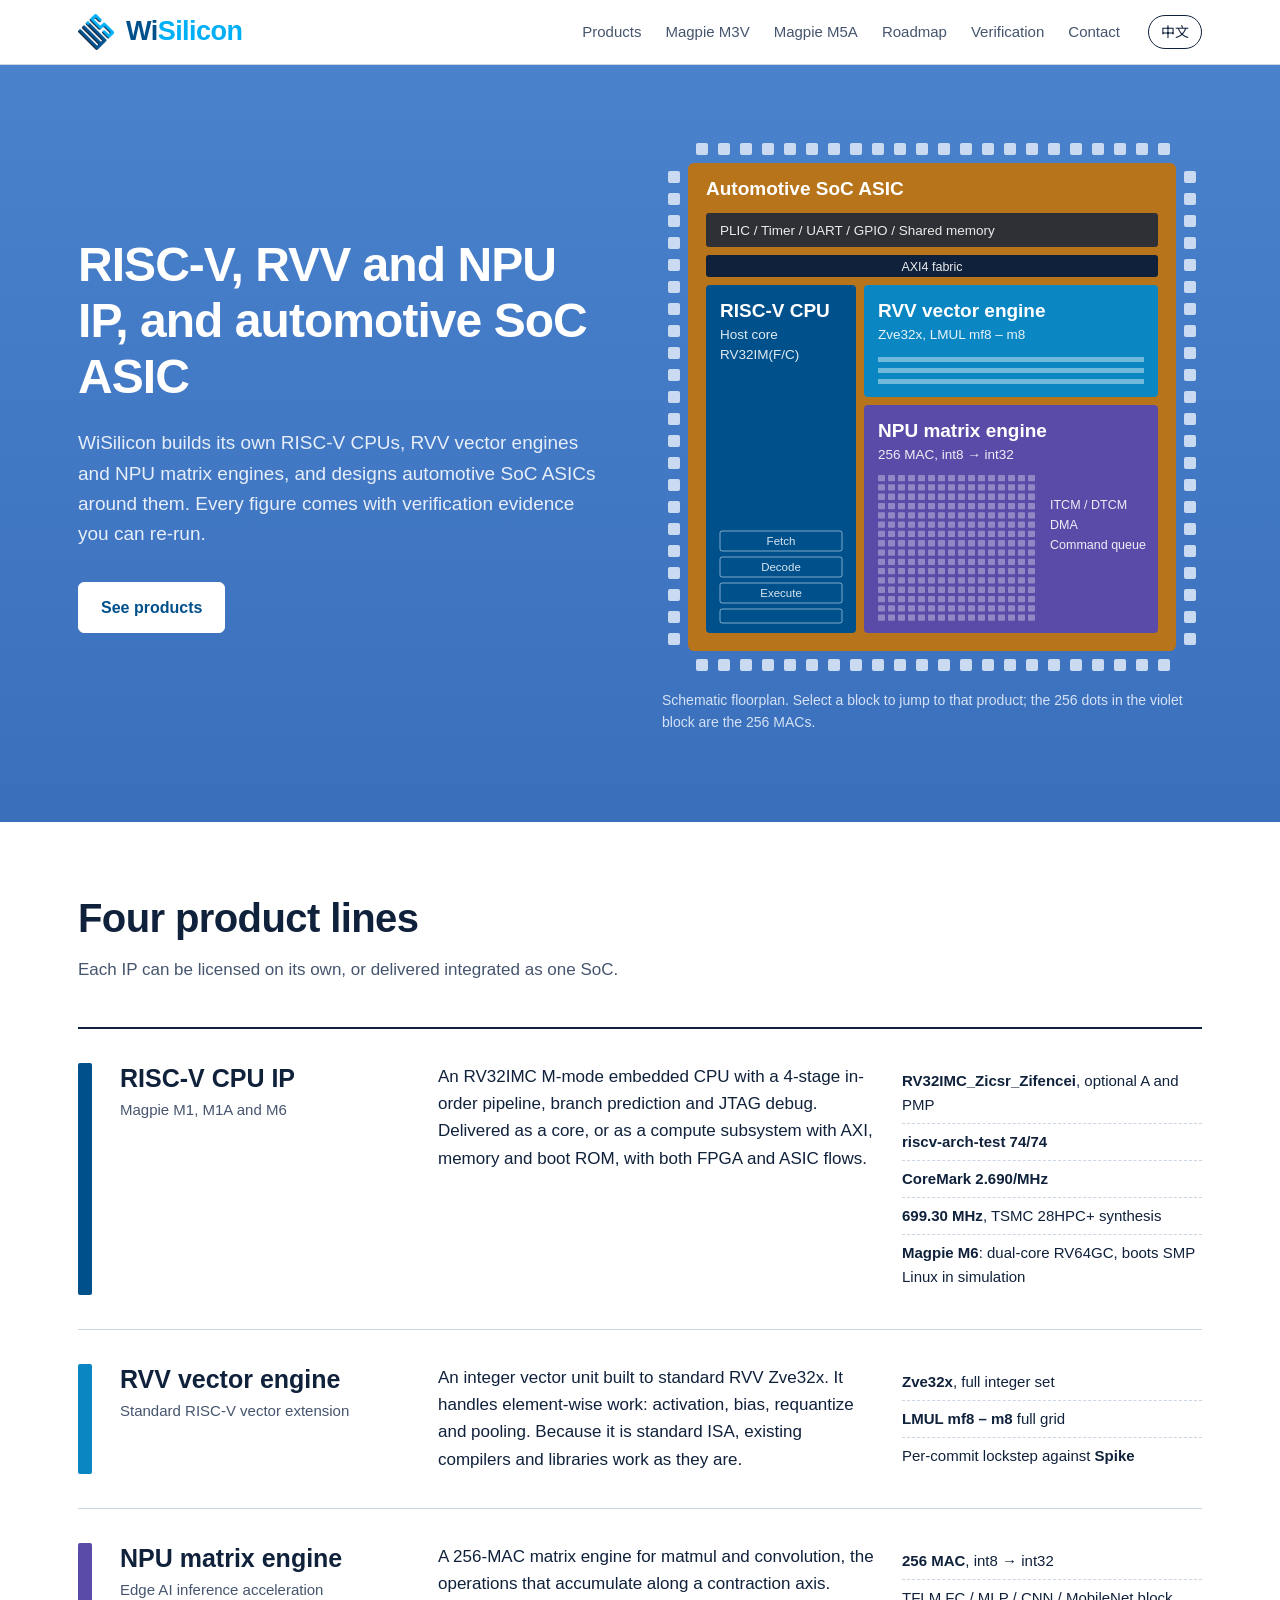
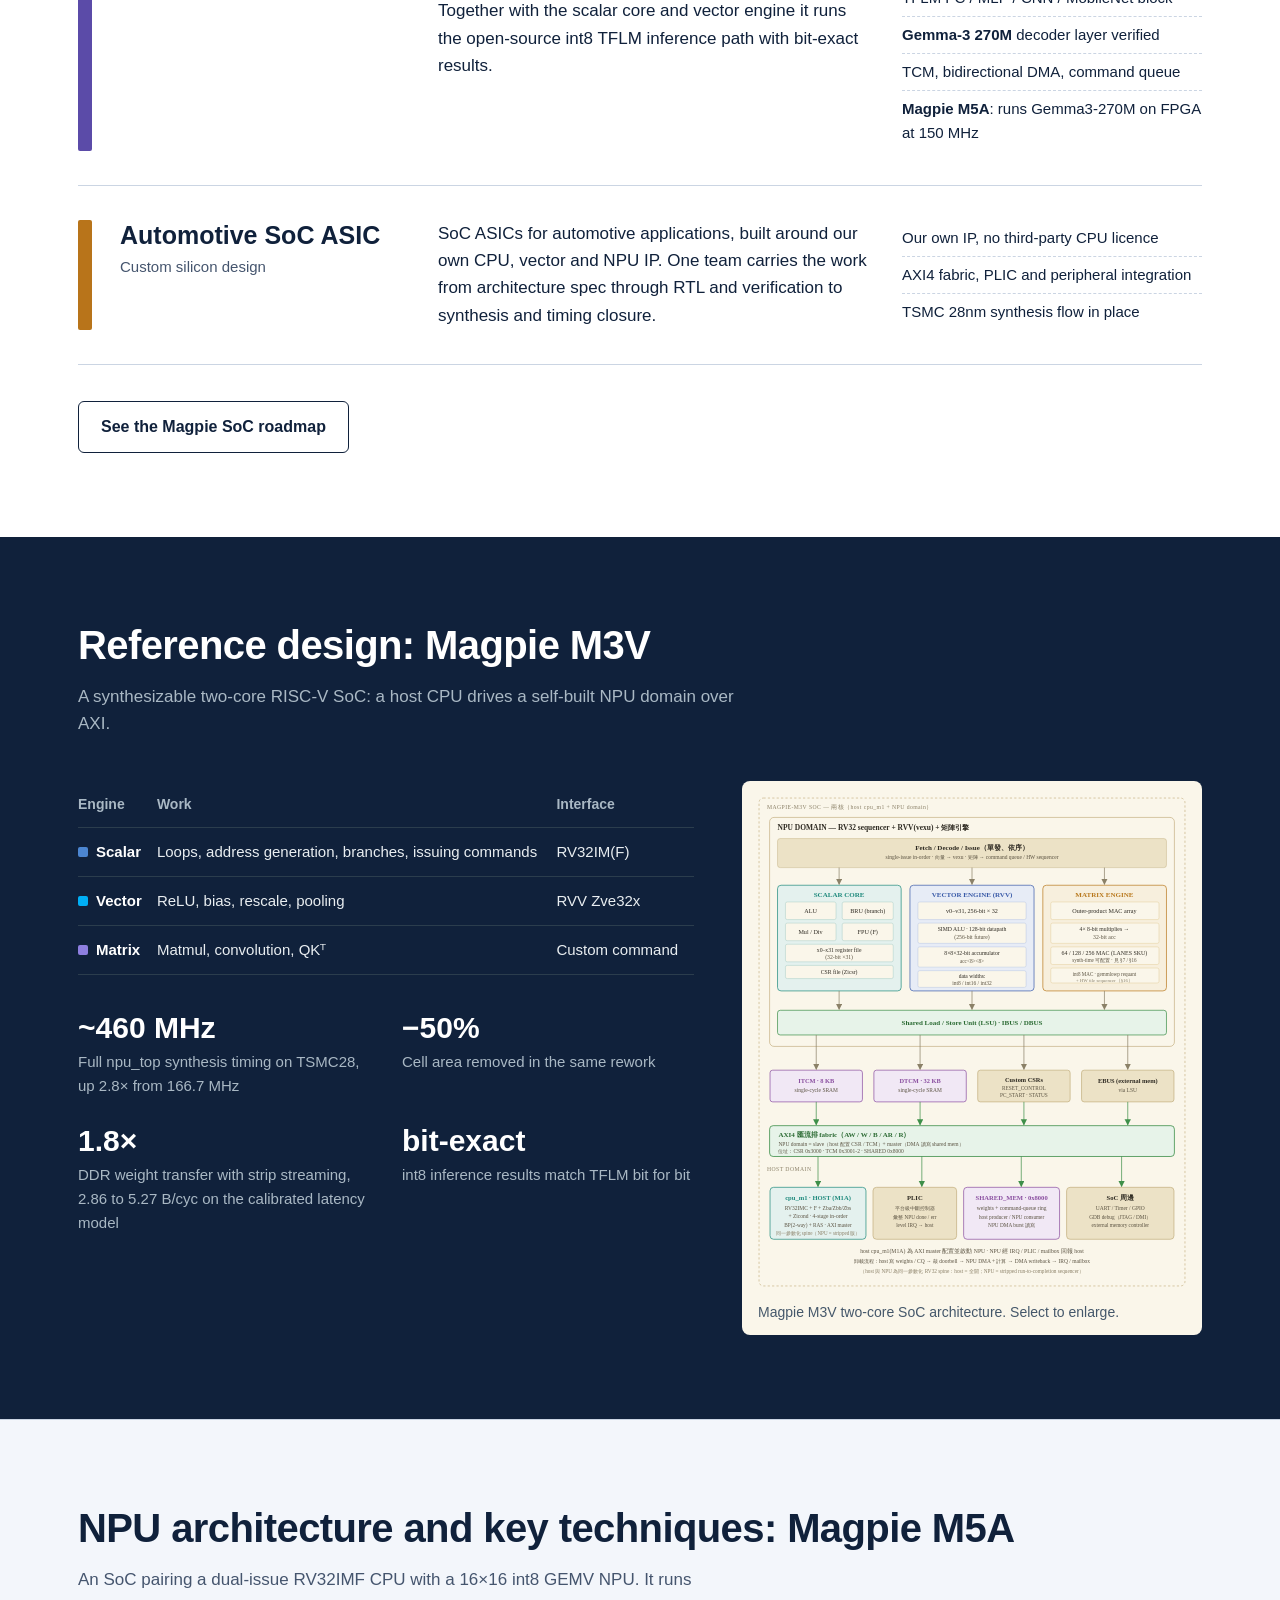
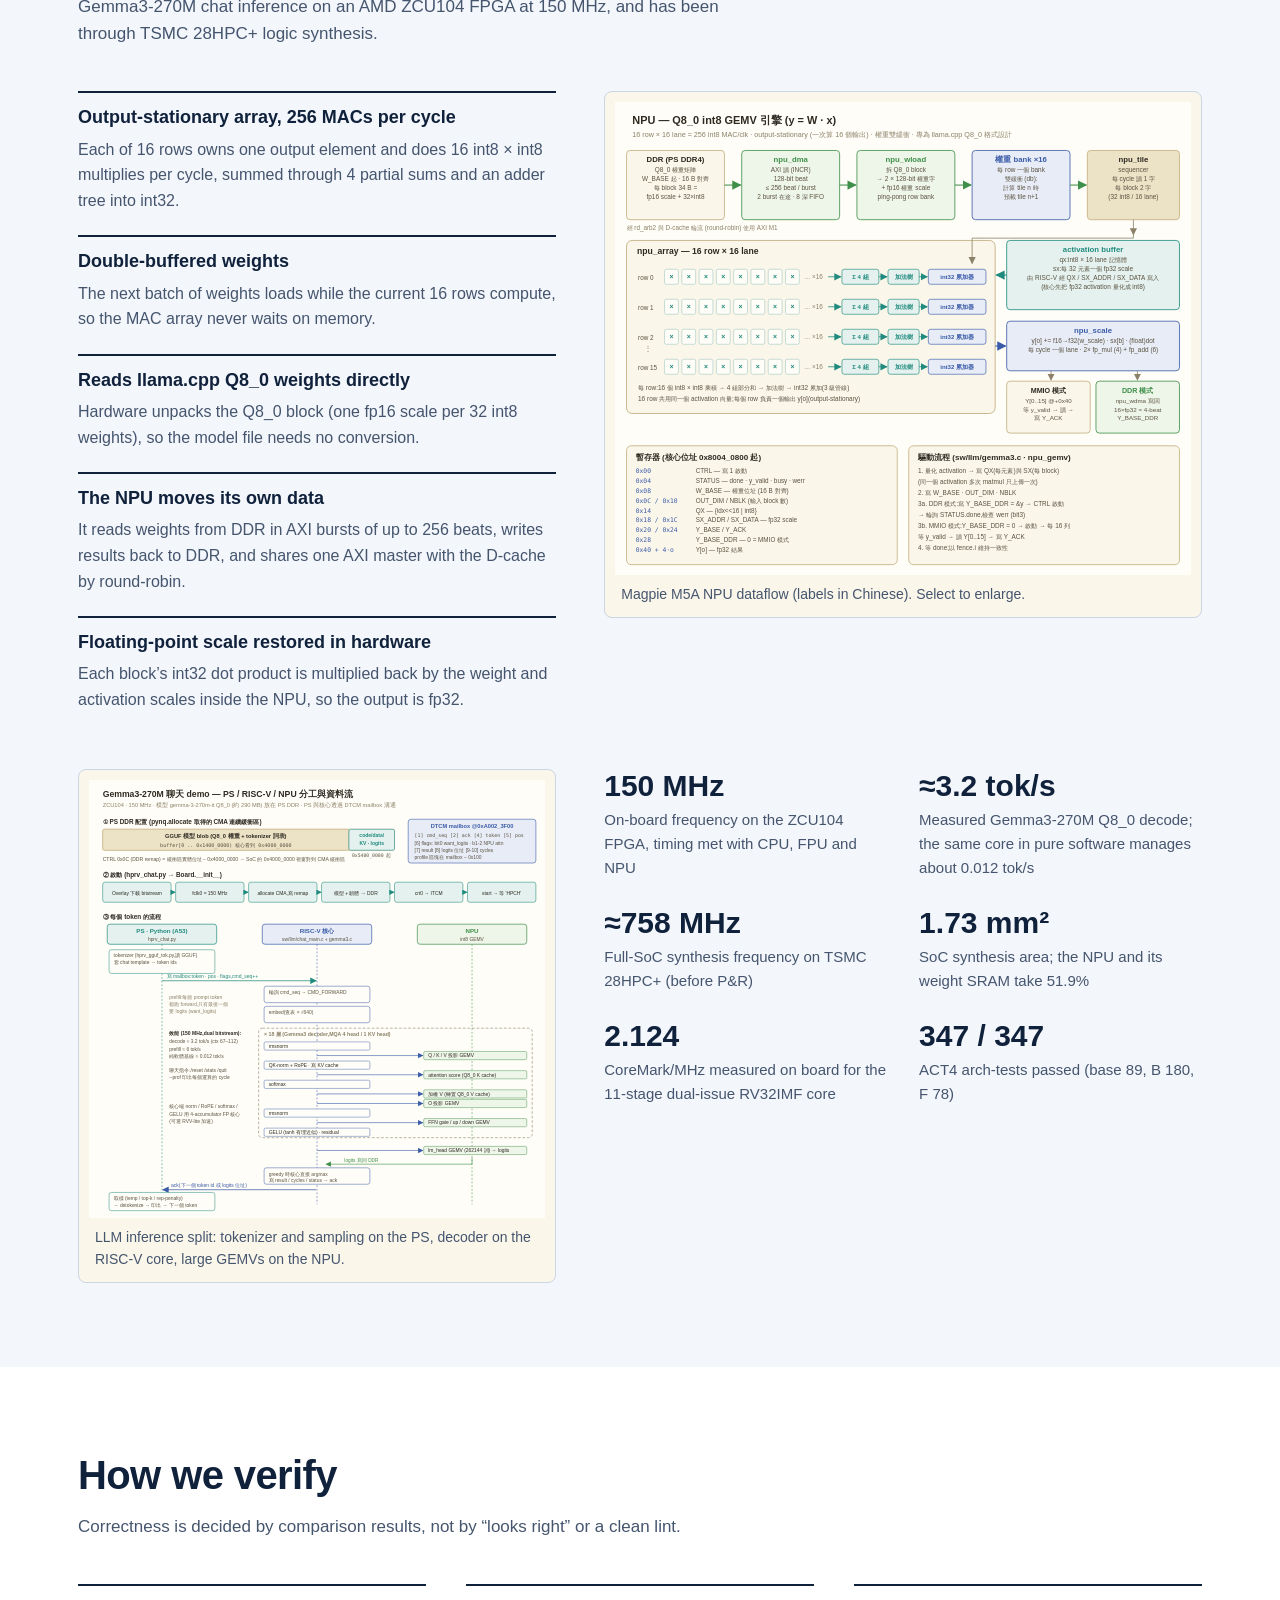
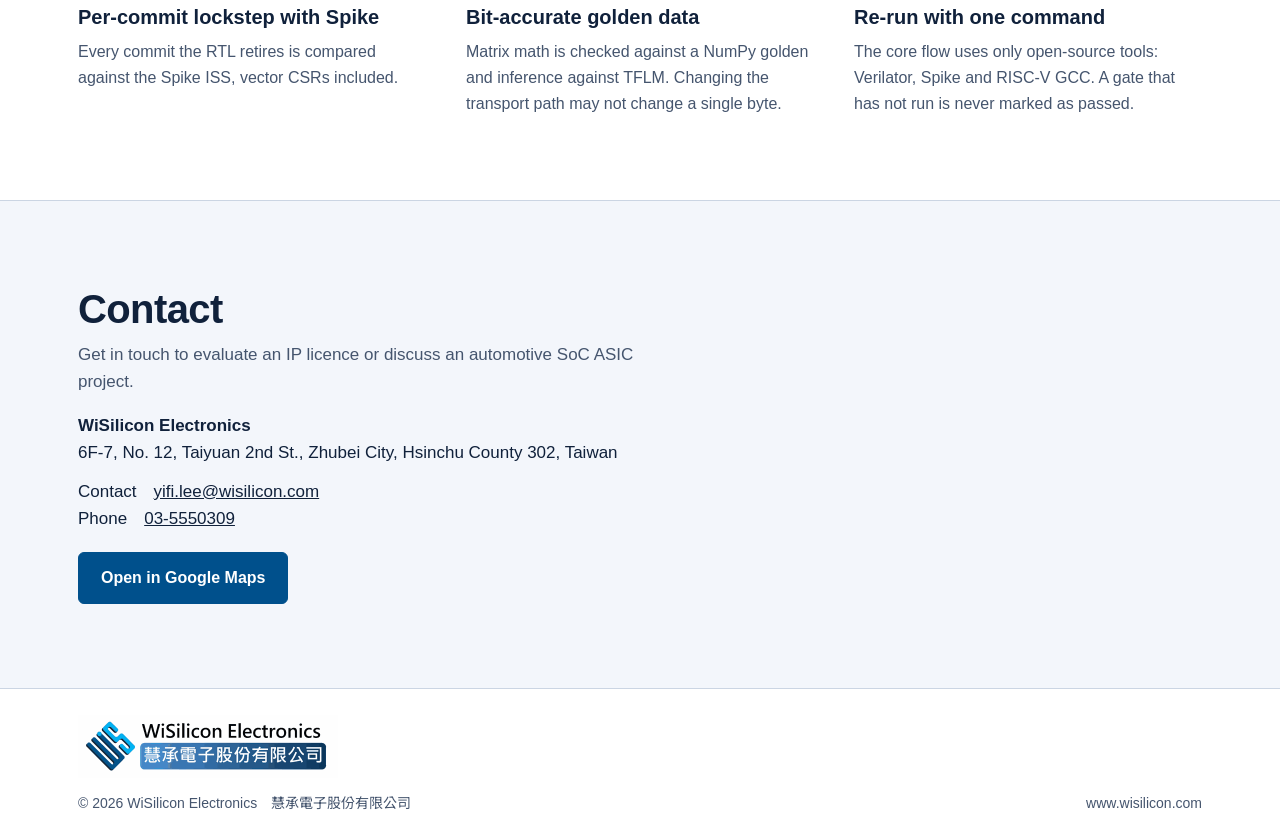
<file: index.html>
<!DOCTYPE html>
<html lang="zh-Hant" data-lang="zh" data-title-zh="WiSilicon Electronics｜RISC-V、RVV、NPU IP 與車用 SoC ASIC" data-title-en="WiSilicon Electronics | RISC-V, RVV, NPU IP and automotive SoC ASIC">
<head>
<meta charset="utf-8">
<meta name="viewport" content="width=device-width, initial-scale=1">
<title>WiSilicon Electronics｜RISC-V、RVV、NPU IP 與車用 SoC ASIC</title>
<meta name="description" content="WiSilicon Electronics 提供 RISC-V CPU IP、RVV 向量引擎、NPU 矩陣引擎與車用 SoC ASIC 設計。RISC-V CPU, RVV vector, NPU IP and automotive SoC ASIC design.">
<meta property="og:title" content="WiSilicon Electronics">
<meta property="og:description" content="RISC-V CPU, RVV vector engine, NPU IP and automotive SoC ASIC.">
<meta property="og:type" content="website">
<meta property="og:url" content="https://www.wisilicon.com/">
<link rel="canonical" href="https://www.wisilicon.com/">
<link rel="preconnect" href="https://fonts.googleapis.com">
<link rel="preconnect" href="https://fonts.gstatic.com" crossorigin>
<link href="https://fonts.googleapis.com/css2?family=Noto+Sans+TC:wght@400;500;700&display=swap" rel="stylesheet">
<link rel="icon" type="image/png" href="favicon.png">
<link rel="stylesheet" href="site.css?v=3">
</head>
<body>
<header class="top">
<div class="wrap">
<a class="brand" href="#top" aria-label="WiSilicon">
<img src="logo-mark.png" alt="" width="40" height="40"><span><span class="wi">Wi</span><span class="si">Silicon</span></span>
</a>
<nav class="nav" aria-label="Primary">
<a href="#offer"><span class="zh">產品與服務</span><span class="en">Products</span></a>
<a href="#m3v">Magpie M3V</a>
<a href="#m5a">Magpie M5A</a>
<a href="roadmap.html">Roadmap</a>
<a href="#method"><span class="zh">驗證方法</span><span class="en">Verification</span></a>
<a href="#contact"><span class="zh">聯絡</span><span class="en">Contact</span></a>
</nav>
<button class="lang" id="lang" type="button" aria-label="Switch language">English</button>
</div>
</header>
<main id="top">
<section class="hero" style="padding:0">
<div class="wrap">
<div>
<h1>
<span class="zh"><span class="nb">RISC-V、RVV、NPU IP</span><br><span class="nb">與車用 SoC ASIC</span></span>
<span class="en">RISC-V, RVV and NPU IP, and automotive SoC ASIC</span>
</h1>
<p class="lede">
<span class="zh">慧承電子（WiSilicon）自行開發 RISC-V CPU、RVV 向量引擎與 NPU 矩陣引擎，並以這些 IP 為核心設計車用 SoC ASIC。每一項規格都附可重跑的驗證證據。</span>
<span class="en">WiSilicon builds its own RISC-V CPUs, RVV vector engines and NPU matrix engines, and designs automotive SoC ASICs around them. Every figure comes with verification evidence you can re-run.</span>
</p>
<div class="actions">
<a class="btn solid" href="#offer"><span class="zh">看產品與服務</span><span class="en">See products</span></a>
</div>
</div>
<div>
<svg class="die" id="die" viewBox="0 0 540 540" role="group" aria-labelledby="dieT">
<title id="dieT">SoC floorplan: automotive SoC containing a RISC-V host CPU, an RVV vector engine and a 256-MAC NPU matrix engine</title>
<g id="pads" fill="#C9DAF1"></g>
<a class="blk" href="#auto">
<rect class="face" x="26" y="26" width="488" height="488" rx="6" fill="#B8741A"/>
<text x="44" y="58" font-size="19" font-weight="700"><tspan class="zh">車用 SoC ASIC</tspan><tspan class="en">Automotive SoC ASIC</tspan></text>
</a>
<rect x="44" y="76" width="452" height="34" rx="3" fill="#10213B" opacity=".82"/>
<text x="58" y="98" font-size="13.5" opacity=".9">PLIC / Timer / UART / GPIO / Shared memory</text>
<rect x="44" y="118" width="452" height="22" rx="3" fill="#10213B"/>
<text x="270" y="134" font-size="12.5" text-anchor="middle" opacity=".9">AXI4 fabric</text>
<a class="blk" href="#cpu">
<rect class="face" x="44" y="148" width="150" height="348" rx="4" fill="#00508C"/>
<text x="58" y="180" font-size="19" font-weight="700">RISC-V CPU</text>
<text x="58" y="202" font-size="13.5" opacity=".88">Host core</text>
<text x="58" y="222" font-size="13.5" opacity=".88">RV32IM(F/C)</text>
<g fill="none" stroke="#fff" stroke-opacity=".5">
<rect x="58" y="394" width="122" height="20" rx="2"/><rect x="58" y="420" width="122" height="20" rx="2"/><rect x="58" y="446" width="122" height="20" rx="2"/><rect x="58" y="472" width="122" height="14" rx="2"/>
</g>
<text x="119" y="408" font-size="11.5" text-anchor="middle" opacity=".85">Fetch</text>
<text x="119" y="434" font-size="11.5" text-anchor="middle" opacity=".85">Decode</text>
<text x="119" y="460" font-size="11.5" text-anchor="middle" opacity=".85">Execute</text>
</a>
<a class="blk" href="#rvv">
<rect class="face" x="202" y="148" width="294" height="112" rx="4" fill="#0A86C2"/>
<text x="216" y="180" font-size="19" font-weight="700"><tspan class="zh">RVV 向量引擎</tspan><tspan class="en">RVV vector engine</tspan></text>
<text x="216" y="202" font-size="13.5" opacity=".9">Zve32x, LMUL mf8 – m8</text>
<g fill="#fff" opacity=".42">
<rect x="216" y="220" width="266" height="5"/><rect x="216" y="231" width="266" height="5"/><rect x="216" y="242" width="266" height="5"/>
</g>
</a>
<a class="blk" href="#npu">
<rect class="face" x="202" y="268" width="294" height="228" rx="4" fill="#5B4BA8"/>
<text x="216" y="300" font-size="19" font-weight="700"><tspan class="zh">NPU 矩陣引擎</tspan><tspan class="en">NPU matrix engine</tspan></text>
<text x="216" y="322" font-size="13.5" opacity=".9">256 MAC, int8 → int32</text>
<g id="mac"></g>
<text x="388" y="372" font-size="12.5" opacity=".9">ITCM / DTCM</text>
<text x="388" y="392" font-size="12.5" opacity=".9">DMA</text>
<text x="388" y="412" font-size="12.5" opacity=".9">Command queue</text>
</a>
</svg>
<p class="cap">
<span class="zh">晶片平面示意圖。點選區塊可跳到對應的產品；紫色區塊裡的 256 個點就是 256 個 MAC。</span>
<span class="en">Schematic floorplan. Select a block to jump to that product; the 256 dots in the violet block are the 256 MACs.</span>
</p>
</div>
</div>
</section>
<section id="offer" style="padding-top:20px">
<div class="wrap">
<h2><span class="zh">四項產品與服務</span><span class="en">Four product lines</span></h2>
<p class="sub">
<span class="zh">三項 IP 可以單獨授權，也可以整合成一顆 SoC 交付。</span>
<span class="en">Each IP can be licensed on its own, or delivered integrated as one SoC.</span>
</p>
<div class="offer">
<article class="row" id="cpu">
<div class="key" style="background:var(--cpu)"></div>
<div>
<h3>RISC-V CPU IP</h3>
<p class="kind"><span class="zh">Magpie M1、M1A 與 M6</span><span class="en">Magpie M1, M1A and M6</span></p>
</div>
<p>
<span class="zh">RV32IMC 的 M-mode 嵌入式 CPU，四級依序管線，含分支預測與 JTAG 除錯。可以只交付核心，也可以交付含 AXI、記憶體與 boot ROM 的運算子系統，FPGA 與 ASIC 流程都有。</span>
<span class="en">An RV32IMC M-mode embedded CPU with a 4-stage in-order pipeline, branch prediction and JTAG debug. Delivered as a core, or as a compute subsystem with AXI, memory and boot ROM, with both FPGA and ASIC flows.</span>
</p>
<ul>
<li><b>RV32IMC_Zicsr_Zifencei</b><span class="zh">，可選 A 與 PMP</span><span class="en">, optional A and PMP</span></li>
<li><b>riscv-arch-test 74/74</b></li>
<li><b>CoreMark 2.690/MHz</b></li>
<li><b>699.30 MHz</b><span class="zh">，TSMC 28HPC+ 合成結果</span><span class="en">, TSMC 28HPC+ synthesis</span></li>
<li><b>Magpie M6</b><span class="zh">：雙核 RV64GC，模擬中開機 SMP Linux</span><span class="en">: dual-core RV64GC, boots SMP Linux in simulation</span></li>
</ul>
</article>
<article class="row" id="rvv">
<div class="key" style="background:var(--rvv)"></div>
<div>
<h3><span class="zh">RVV 向量引擎</span><span class="en">RVV vector engine</span></h3>
<p class="kind"><span class="zh">標準 RISC-V 向量擴充</span><span class="en">Standard RISC-V vector extension</span></p>
</div>
<p>
<span class="zh">依標準 RVV Zve32x 實作的整數向量單元，處理逐元素運算：activation、bias、requantize 與 pooling。因為是標準 ISA，現有的編譯器與函式庫可以直接使用。</span>
<span class="en">An integer vector unit built to standard RVV Zve32x. It handles element-wise work: activation, bias, requantize and pooling. Because it is standard ISA, existing compilers and libraries work as they are.</span>
</p>
<ul>
<li><b>Zve32x</b><span class="zh">，整數全指令</span><span class="en">, full integer set</span></li>
<li><b>LMUL mf8 – m8</b><span class="zh"> 全組合</span><span class="en"> full grid</span></li>
<li><span class="zh">逐 commit 與 <b>Spike</b> 比對</span><span class="en">Per-commit lockstep against <b>Spike</b></span></li>
</ul>
</article>
<article class="row" id="npu">
<div class="key" style="background:var(--npu)"></div>
<div>
<h3><span class="zh">NPU 矩陣引擎</span><span class="en">NPU matrix engine</span></h3>
<p class="kind"><span class="zh">邊緣 AI 推論加速</span><span class="en">Edge AI inference acceleration</span></p>
</div>
<p>
<span class="zh">256 個 MAC 組成的矩陣引擎，負責 matmul 與卷積這類沿著收縮軸累加的運算。搭配純量核心與向量引擎，跑開源的 int8 TFLM 推論路徑，結果與 TFLM 逐位元相同。</span>
<span class="en">A 256-MAC matrix engine for matmul and convolution, the operations that accumulate along a contraction axis. Together with the scalar core and vector engine it runs the open-source int8 TFLM inference path with bit-exact results.</span>
</p>
<ul>
<li><b>256 MAC</b>, int8 → int32</li>
<li><span class="zh">TFLM FC / MLP / CNN / MobileNet block</span><span class="en">TFLM FC / MLP / CNN / MobileNet block</span></li>
<li><b>Gemma-3 270M</b> <span class="zh">decoder layer 已驗證</span><span class="en">decoder layer verified</span></li>
<li><span class="zh">TCM、雙向 DMA、command queue</span><span class="en">TCM, bidirectional DMA, command queue</span></li>
<li><b>Magpie M5A</b><span class="zh">：FPGA 實機 150 MHz 執行 Gemma3-270M</span><span class="en">: runs Gemma3-270M on FPGA at 150 MHz</span></li>
</ul>
</article>
<article class="row" id="auto">
<div class="key" style="background:var(--auto)"></div>
<div>
<h3><span class="zh">車用 SoC ASIC</span><span class="en">Automotive SoC ASIC</span></h3>
<p class="kind"><span class="zh">客製晶片設計</span><span class="en">Custom silicon design</span></p>
</div>
<p>
<span class="zh">以自有的 CPU、向量與 NPU IP 為核心，替車用應用設計 SoC ASIC。從架構規格、RTL、驗證到合成與時序收斂，由同一個團隊負責。</span>
<span class="en">SoC ASICs for automotive applications, built around our own CPU, vector and NPU IP. One team carries the work from architecture spec through RTL and verification to synthesis and timing closure.</span>
</p>
<ul>
<li><span class="zh">自有 IP，不依賴第三方 CPU 授權</span><span class="en">Our own IP, no third-party CPU licence</span></li>
<li><span class="zh">AXI4 匯流排、PLIC、周邊整合</span><span class="en">AXI4 fabric, PLIC and peripheral integration</span></li>
<li><span class="zh">TSMC 28nm 合成流程已建立</span><span class="en">TSMC 28nm synthesis flow in place</span></li>
</ul>
</article>
</div>
<p class="more"><a class="btn" href="roadmap.html"><span class="zh">看 Magpie SoC Roadmap</span><span class="en">See the Magpie SoC roadmap</span></a></p>
</div>
</section>
<section class="ref" id="m3v">
<div class="wrap">
<h2><span class="zh">參考設計：Magpie M3V</span><span class="en">Reference design: Magpie M3V</span></h2>
<p class="sub">
<span class="zh">一顆可合成的雙核 RISC-V SoC：host CPU 透過 AXI 驅動自建的 NPU domain。</span>
<span class="en">A synthesizable two-core RISC-V SoC: a host CPU drives a self-built NPU domain over AXI.</span>
</p>
<div class="refgrid">
<div>
<table class="engines">
<thead><tr>
<th><span class="zh">引擎</span><span class="en">Engine</span></th>
<th><span class="zh">負責的工作</span><span class="en">Work</span></th>
<th><span class="zh">介面</span><span class="en">Interface</span></th>
</tr></thead>
<tbody>
<tr><td><span class="dot" style="background:#4C86D1"></span><span class="zh">純量</span><span class="en">Scalar</span></td>
<td><span class="zh">迴圈、位址產生、分支、下指令</span><span class="en">Loops, address generation, branches, issuing commands</span></td><td>RV32IM(F)</td></tr>
<tr><td><span class="dot" style="background:#00AFF5"></span><span class="zh">向量</span><span class="en">Vector</span></td>
<td><span class="zh">ReLU、bias、rescale、pooling</span><span class="en">ReLU, bias, rescale, pooling</span></td><td>RVV Zve32x</td></tr>
<tr><td><span class="dot" style="background:#8E7FE0"></span><span class="zh">矩陣</span><span class="en">Matrix</span></td>
<td><span class="zh">matmul、卷積、QKᵀ</span><span class="en">Matmul, convolution, QKᵀ</span></td><td><span class="zh">自訂命令</span><span class="en">Custom command</span></td></tr>
</tbody>
</table>
<dl class="facts">
<div><dt>~460 MHz</dt><dd><span class="zh">完整 npu_top 在 TSMC28 的合成時序，由 166.7 MHz 提升 2.8 倍</span><span class="en">Full npu_top synthesis timing on TSMC28, up 2.8× from 166.7 MHz</span></dd></div>
<div><dt>−50%</dt><dd><span class="zh">同一次改版減少的 cell 面積</span><span class="en">Cell area removed in the same rework</span></dd></div>
<div><dt>1.8×</dt><dd><span class="zh">strip streaming 讓 DDR 權重傳輸由 2.86 提升到 5.27 B/cyc（校準延遲模型）</span><span class="en">DDR weight transfer with strip streaming, 2.86 to 5.27 B/cyc on the calibrated latency model</span></dd></div>
<div><dt>bit-exact</dt><dd><span class="zh">int8 推論結果與 TFLM 逐位元相同</span><span class="en">int8 inference results match TFLM bit for bit</span></dd></div>
</dl>
</div>
<figure>
<a href="soc_arch_v3.svg"><img src="soc_arch_v3.svg" alt="Magpie-M3V two-core SoC architecture: NPU domain with scalar RV32IMF core, RVV vector engine, 256-MAC matrix engine, ITCM/DTCM and DMA, plus host cpu_m1, PLIC, shared memory and peripherals on a shared AXI4 fabric" loading="lazy" width="1000" height="1140"></a>
<figcaption><span class="zh">Magpie M3V 雙核 SoC 架構。點圖可放大。</span><span class="en">Magpie M3V two-core SoC architecture. Select to enlarge.</span></figcaption>
</figure>
</div>
</div>
</section>
<section class="npu" id="m5a">
<div class="wrap">
<h2><span class="zh">NPU 關鍵架構與技術：Magpie M5A</span><span class="en">NPU architecture and key techniques: Magpie M5A</span></h2>
<p class="sub">
<span class="zh">雙發射 RV32IMF CPU 搭配 16×16 int8 GEMV NPU 的 SoC。已在 AMD ZCU104 FPGA 上以 150 MHz 實機執行 Gemma3-270M 聊天推論，並完成 TSMC 28HPC+ 邏輯合成。</span>
<span class="en">An SoC pairing a dual-issue RV32IMF CPU with a 16×16 int8 GEMV NPU. It runs Gemma3-270M chat inference on an AMD ZCU104 FPGA at 150 MHz, and has been through TSMC 28HPC+ logic synthesis.</span>
</p>
<div class="techgrid">
<dl class="tech">
<dt><span class="zh">每拍 256 個 MAC 的 output-stationary 陣列</span><span class="en">Output-stationary array, 256 MACs per cycle</span></dt>
<dd><span class="zh">16 個 row 各負責一個輸出元素，每個 row 一拍做 16 個 int8 × int8 乘法，經 4 組部分和與加法樹累加成 int32。</span><span class="en">Each of 16 rows owns one output element and does 16 int8 × int8 multiplies per cycle, summed through 4 partial sums and an adder tree into int32.</span></dd>
<dt><span class="zh">權重雙緩衝</span><span class="en">Double-buffered weights</span></dt>
<dd><span class="zh">計算目前 16 列的同時預載下一批權重，MAC 陣列不必停下來等記憶體。</span><span class="en">The next batch of weights loads while the current 16 rows compute, so the MAC array never waits on memory.</span></dd>
<dt><span class="zh">直接讀 llama.cpp 的 Q8_0 權重</span><span class="en">Reads llama.cpp Q8_0 weights directly</span></dt>
<dd><span class="zh">硬體自行拆解 Q8_0 block（每 32 個 int8 權重配一個 fp16 scale），模型檔不需要另外轉檔。</span><span class="en">Hardware unpacks the Q8_0 block (one fp16 scale per 32 int8 weights), so the model file needs no conversion.</span></dd>
<dt><span class="zh">NPU 自己搬資料</span><span class="en">The NPU moves its own data</span></dt>
<dd><span class="zh">以最長 256 拍的 AXI burst 從 DDR 讀權重、把結果寫回 DDR，並與 D-cache 輪流共用同一個 AXI master。</span><span class="en">It reads weights from DDR in AXI bursts of up to 256 beats, writes results back to DDR, and shares one AXI master with the D-cache by round-robin.</span></dd>
<dt><span class="zh">硬體還原浮點 scale</span><span class="en">Floating-point scale restored in hardware</span></dt>
<dd><span class="zh">每個 block 的 int32 內積在 NPU 內乘回權重與 activation 的 scale，輸出直接是 fp32。</span><span class="en">Each block’s int32 dot product is multiplied back by the weight and activation scales inside the NPU, so the output is fp32.</span></dd>
</dl>
<figure class="fig">
<a href="npu_m5a.svg"><img src="npu_m5a.svg" alt="Magpie M5A NPU dataflow: DDR weights pass through npu_dma and npu_wload into double-buffered weight banks; a 16-row by 16-lane int8 MAC array multiplies them with the activation buffer; npu_scale applies scaling and outputs in MMIO or DDR mode" loading="lazy" width="1000" height="820"></a>
<figcaption><span class="zh">Magpie M5A NPU 資料流。點圖可放大。</span><span class="en">Magpie M5A NPU dataflow (labels in Chinese). Select to enlarge.</span></figcaption>
</figure>
</div>
<div class="techgrid">
<figure class="fig">
<a href="llm_flow_m5a.svg"><img src="llm_flow_m5a.svg" alt="Gemma3-270M chat demo: the processing system handles tokenizer and sampling, the RISC-V core runs the 18 decoder layers, and every large GEMV goes to the NPU" loading="lazy" width="1000" height="960"></a>
<figcaption><span class="zh">LLM 推論分工：tokenizer 與取樣在 PS，decoder 在 RISC-V 核心，大型 GEMV 交給 NPU。</span><span class="en">LLM inference split: tokenizer and sampling on the PS, decoder on the RISC-V core, large GEMVs on the NPU.</span></figcaption>
</figure>
<dl class="facts light">
<div><dt>150 MHz</dt><dd><span class="zh">ZCU104 FPGA 實機頻率，CPU、FPU 與 NPU 組態皆時序收斂</span><span class="en">On-board frequency on the ZCU104 FPGA, timing met with CPU, FPU and NPU</span></dd></div>
<div><dt>≈3.2 tok/s</dt><dd><span class="zh">Gemma3-270M Q8_0 decode 實測；同一顆核心純軟體約 0.012 tok/s</span><span class="en">Measured Gemma3-270M Q8_0 decode; the same core in pure software manages about 0.012 tok/s</span></dd></div>
<div><dt>≈758 MHz</dt><dd><span class="zh">完整 SoC 在 TSMC 28HPC+ 的合成頻率（尚未 P&amp;R）</span><span class="en">Full-SoC synthesis frequency on TSMC 28HPC+ (before P&amp;R)</span></dd></div>
<div><dt>1.73 mm²</dt><dd><span class="zh">SoC 合成面積，NPU 與其權重 SRAM 佔 51.9%</span><span class="en">SoC synthesis area; the NPU and its weight SRAM take 51.9%</span></dd></div>
<div><dt>2.124</dt><dd><span class="zh">CoreMark/MHz，11 級雙發射 RV32IMF 核心實機量測</span><span class="en">CoreMark/MHz measured on board for the 11-stage dual-issue RV32IMF core</span></dd></div>
<div><dt>347 / 347</dt><dd><span class="zh">ACT4 arch-test 全數通過（base 89、B 180、F 78）</span><span class="en">ACT4 arch-tests passed (base 89, B 180, F 78)</span></dd></div>
</dl>
</div>
</div>
</section>
<section id="method">
<div class="wrap">
<h2><span class="zh">我們怎麼驗證</span><span class="en">How we verify</span></h2>
<p class="sub">
<span class="zh">正確與否由比對結果決定，而不是「看起來對」或 lint 通過。</span>
<span class="en">Correctness is decided by comparison results, not by “looks right” or a clean lint.</span>
</p>
<div class="method">
<div>
<h3><span class="zh">逐 commit 與 Spike 比對</span><span class="en">Per-commit lockstep with Spike</span></h3>
<p><span class="zh">RTL 每一筆 commit 的結果都與 Spike ISS 對照，向量 CSR 也在比對範圍內。</span><span class="en">Every commit the RTL retires is compared against the Spike ISS, vector CSRs included.</span></p>
</div>
<div>
<h3><span class="zh">逐位元的 golden 資料</span><span class="en">Bit-accurate golden data</span></h3>
<p><span class="zh">矩陣運算對照 NumPy golden，推論結果對照 TFLM。換傳輸路徑不能改變任何一個位元組。</span><span class="en">Matrix math is checked against a NumPy golden and inference against TFLM. Changing the transport path may not change a single byte.</span></p>
</div>
<div>
<h3><span class="zh">一行指令重跑</span><span class="en">Re-run with one command</span></h3>
<p><span class="zh">核心流程只用開源工具：Verilator、Spike 與 RISC-V GCC。沒有執行過的 gate 不會標成通過。</span><span class="en">The core flow uses only open-source tools: Verilator, Spike and RISC-V GCC. A gate that has not run is never marked as passed.</span></p>
</div>
</div>
</div>
</section>
<section class="contact" id="contact">
<div class="wrap">
<div>
<h2><span class="zh">聯絡我們</span><span class="en">Contact</span></h2>
<p>
<span class="zh">想評估 IP 授權或討論車用 SoC ASIC 專案，歡迎與我們聯繫。</span>
<span class="en">Get in touch to evaluate an IP licence or discuss an automotive SoC ASIC project.</span>
</p>
<p style="margin-top:16px;color:var(--ink)">
<span class="zh"><b>慧承電子股份有限公司</b><br>302 新竹縣竹北市台元二街 12 號 6 樓之 7</span>
<span class="en"><b>WiSilicon Electronics</b><br>6F-7, No. 12, Taiyuan 2nd St., Zhubei City, Hsinchu County 302, Taiwan</span>
</p>
<p style="margin-top:12px;color:var(--ink)">
<span class="zh">聯絡人</span><span class="en">Contact</span>　<a href="mailto:yifi.lee@wisilicon.com">yifi.lee@wisilicon.com</a><br>
<span class="zh">電話</span><span class="en">Phone</span>　<a href="tel:+88635550309">03-5550309</a>
</p>
<p style="margin-top:20px"><a class="btn solid" href="https://www.google.com/maps/search/?api=1&amp;query=302%E6%96%B0%E7%AB%B9%E7%B8%A3%E7%AB%B9%E5%8C%97%E5%B8%82%E5%8F%B0%E5%85%83%E4%BA%8C%E8%A1%9712%E8%99%9F6%E6%A8%93%E4%B9%8B7"><span class="zh">在 Google 地圖開啟</span><span class="en">Open in Google Maps</span></a></p>
</div>
<iframe title="WiSilicon Electronics 慧承電子 Google Map" src="https://www.google.com/maps?q=302%E6%96%B0%E7%AB%B9%E7%B8%A3%E7%AB%B9%E5%8C%97%E5%B8%82%E5%8F%B0%E5%85%83%E4%BA%8C%E8%A1%9712%E8%99%9F6%E6%A8%93%E4%B9%8B7&amp;z=17&amp;output=embed" loading="lazy" referrerpolicy="no-referrer-when-downgrade" style="border:0;width:460px;max-width:100%;height:300px;border-radius:8px"></iframe>
</div>
</section>
</main>
<footer>
<div class="wrap" style="margin-bottom:14px"><img src="logo-full.png" alt="WiSilicon Electronics 慧承電子股份有限公司" width="260" height="61" style="height:auto;max-width:100%"></div>
<div class="wrap"><span>© <span id="yr">2026</span> WiSilicon Electronics　慧承電子股份有限公司</span><span>www.wisilicon.com</span></div>
</footer>
<script src="site.js?v=3"></script>
</body>
</html>
</file>
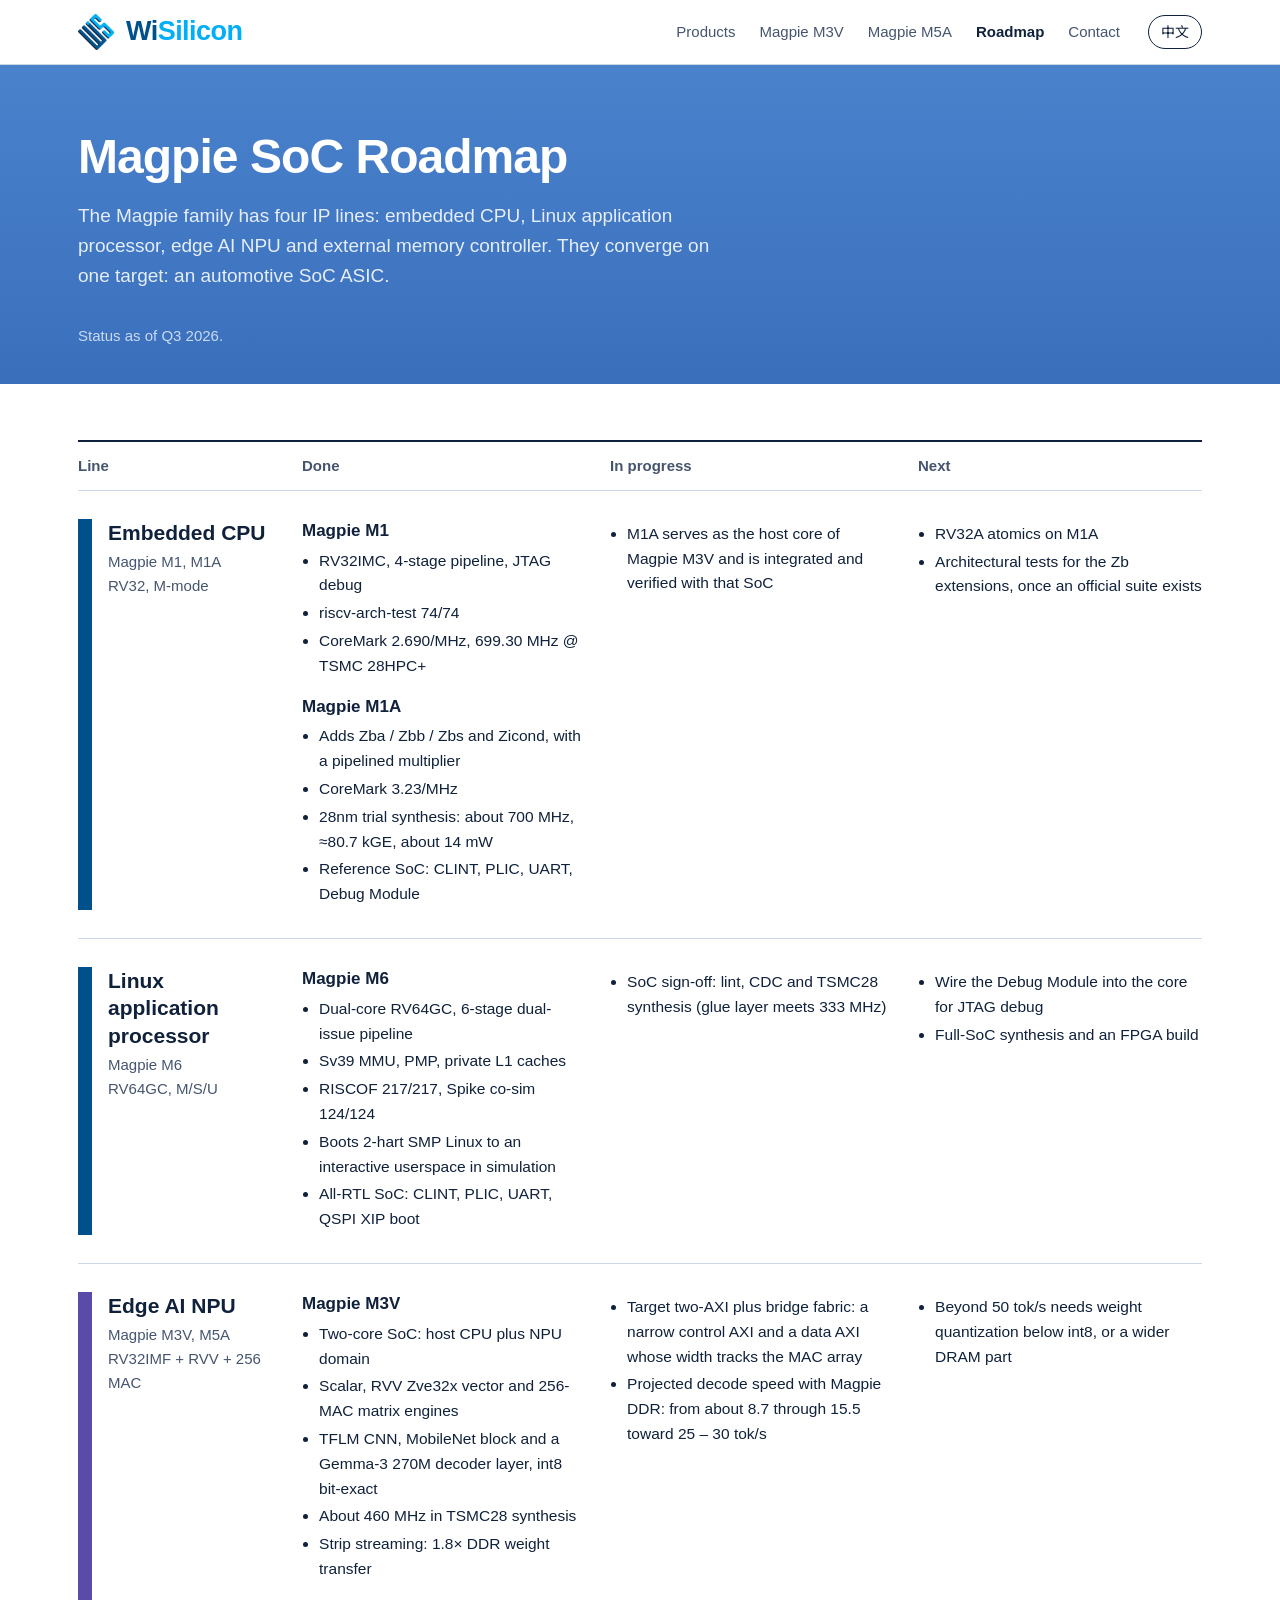
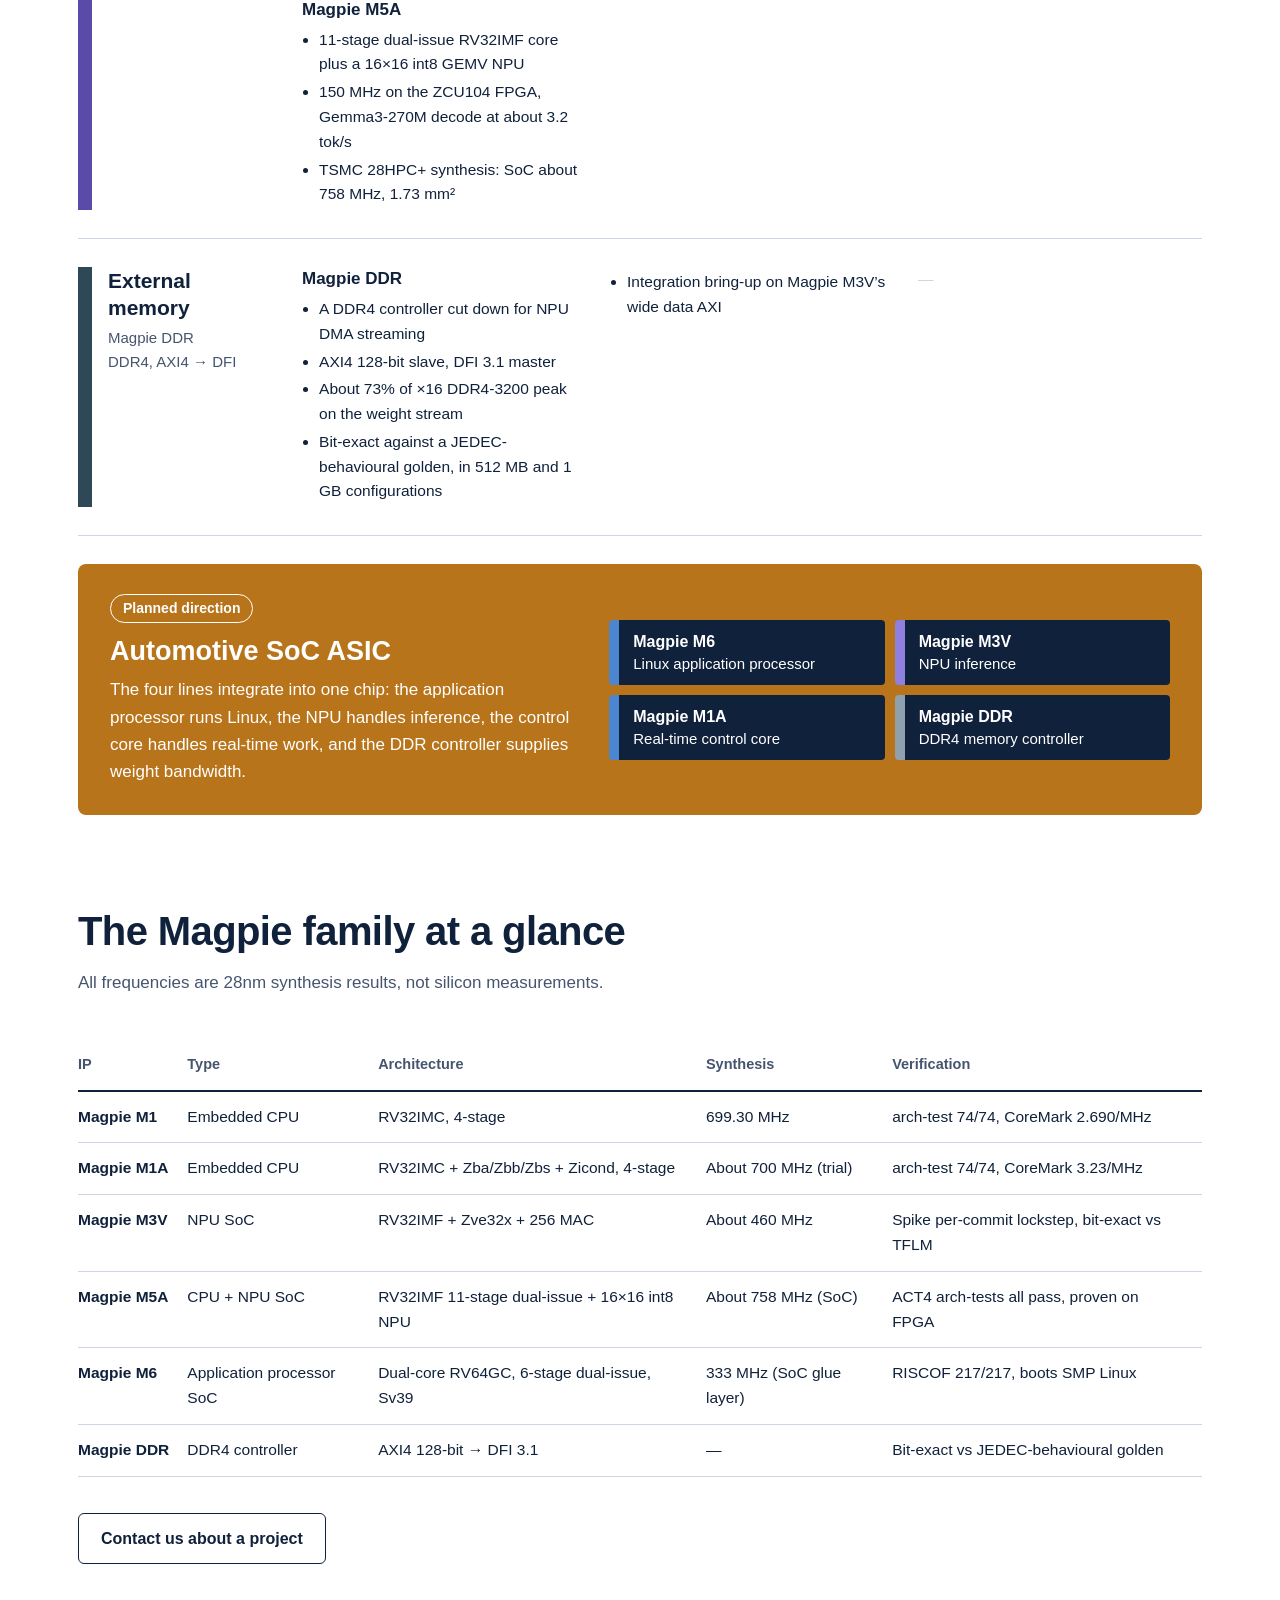
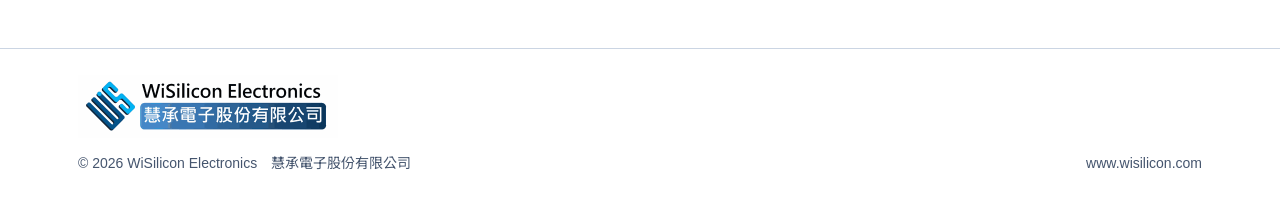
<file: roadmap.html>
<!DOCTYPE html>
<html lang="zh-Hant" data-lang="zh" data-title-zh="Magpie SoC Roadmap｜WiSilicon Electronics" data-title-en="Magpie SoC Roadmap | WiSilicon Electronics">
<head>
<meta charset="utf-8">
<meta name="viewport" content="width=device-width, initial-scale=1">
<title>Magpie SoC Roadmap｜WiSilicon Electronics</title>
<meta name="description" content="Magpie 系列 IP 的現況與方向：M1 / M1A 嵌入式 CPU、M6 RV64GC 應用處理器、M3V NPU SoC 與 Magpie DDR 記憶體控制器，匯集成車用 SoC ASIC。">
<meta property="og:title" content="Magpie SoC Roadmap">
<meta property="og:description" content="Magpie M1 / M1A / M6 / M3V / DDR: status and direction toward an automotive SoC ASIC.">
<meta property="og:type" content="website">
<meta property="og:url" content="https://www.wisilicon.com/roadmap.html">
<link rel="canonical" href="https://www.wisilicon.com/roadmap.html">
<link rel="preconnect" href="https://fonts.googleapis.com">
<link rel="preconnect" href="https://fonts.gstatic.com" crossorigin>
<link href="https://fonts.googleapis.com/css2?family=Noto+Sans+TC:wght@400;500;700&display=swap" rel="stylesheet">
<link rel="icon" type="image/png" href="favicon.png">
<link rel="stylesheet" href="site.css?v=3">
</head>
<body>
<header class="top">
<div class="wrap">
<a class="brand" href="index.html" aria-label="WiSilicon">
<img src="logo-mark.png" alt="" width="40" height="40"><span><span class="wi">Wi</span><span class="si">Silicon</span></span>
</a>
<nav class="nav" aria-label="Primary">
<a href="index.html#offer"><span class="zh">產品與服務</span><span class="en">Products</span></a>
<a href="index.html#m3v">Magpie M3V</a>
<a href="index.html#m5a">Magpie M5A</a>
<a href="roadmap.html" aria-current="page" style="color:var(--ink);font-weight:650">Roadmap</a>
<a href="index.html#contact"><span class="zh">聯絡</span><span class="en">Contact</span></a>
</nav>
<button class="lang" id="lang" type="button" aria-label="Switch language">English</button>
</div>
</header>
<main>
<div class="pagehead">
<div class="wrap">
<h1>Magpie SoC Roadmap</h1>
<p class="lede">
<span class="zh">Magpie 系列有四條 IP 產品線：嵌入式 CPU、Linux 應用處理器、邊緣 AI NPU 與外部記憶體控制器。它們最後匯集成同一個目標：車用 SoC ASIC。</span>
<span class="en">The Magpie family has four IP lines: embedded CPU, Linux application processor, edge AI NPU and external memory controller. They converge on one target: an automotive SoC ASIC.</span>
</p>
<p class="asof">
<span class="zh">各項狀態為 2026 年第三季的進度。</span>
<span class="en">Status as of Q3 2026.</span>
</p>
</div>
</div>
<section style="padding-top:12px">
<div class="wrap">
<div class="lanes">
<div class="lanehead" aria-hidden="true">
<div><span class="zh">產品線</span><span class="en">Line</span></div>
<div><span class="zh">已完成</span><span class="en">Done</span></div>
<div><span class="zh">進行中</span><span class="en">In progress</span></div>
<div><span class="zh">下一步</span><span class="en">Next</span></div>
</div>
<!-- embedded CPU -->
<div class="lane" style="--c:var(--cpu)">
<div class="who">
<h3><span class="zh">嵌入式 CPU</span><span class="en">Embedded CPU</span></h3>
<p>Magpie M1, M1A<br>RV32, M-mode</p>
</div>
<div class="stage">
<p class="tag"><span class="zh">已完成</span><span class="en">Done</span></p>
<h4>Magpie M1</h4>
<ul>
<li>RV32IMC<span class="zh">，四級管線，JTAG 除錯</span><span class="en">, 4-stage pipeline, JTAG debug</span></li>
<li>riscv-arch-test 74/74</li>
<li>CoreMark 2.690/MHz<span class="zh">，</span><span class="en">, </span>699.30 MHz @ TSMC 28HPC+</li>
</ul>
<h4>Magpie M1A</h4>
<ul>
<li><span class="zh">加入 Zba / Zbb / Zbs 與 Zicond，乘法器改為管線式</span><span class="en">Adds Zba / Zbb / Zbs and Zicond, with a pipelined multiplier</span></li>
<li>CoreMark 3.23/MHz</li>
<li><span class="zh">28nm 試合成約 700 MHz、≈80.7 kGE、約 14 mW</span><span class="en">28nm trial synthesis: about 700 MHz, ≈80.7 kGE, about 14 mW</span></li>
<li><span class="zh">參考 SoC：CLINT、PLIC、UART、Debug Module</span><span class="en">Reference SoC: CLINT, PLIC, UART, Debug Module</span></li>
</ul>
</div>
<div class="stage">
<p class="tag"><span class="zh">進行中</span><span class="en">In progress</span></p>
<ul>
<li><span class="zh">M1A 作為 Magpie M3V 的 host 核心，隨 M3V SoC 一起整合驗證</span><span class="en">M1A serves as the host core of Magpie M3V and is integrated and verified with that SoC</span></li>
</ul>
</div>
<div class="stage">
<p class="tag"><span class="zh">下一步</span><span class="en">Next</span></p>
<ul>
<li><span class="zh">M1A 支援 RV32A 原子指令</span><span class="en">RV32A atomics on M1A</span></li>
<li><span class="zh">Zb 擴充的正式架構測試（待官方測試套件）</span><span class="en">Architectural tests for the Zb extensions, once an official suite exists</span></li>
</ul>
</div>
</div>
<!-- application processor -->
<div class="lane" style="--c:var(--cpu)">
<div class="who">
<h3><span class="zh">Linux 應用處理器</span><span class="en">Linux application processor</span></h3>
<p>Magpie M6<br>RV64GC, M/S/U</p>
</div>
<div class="stage">
<p class="tag"><span class="zh">已完成</span><span class="en">Done</span></p>
<h4>Magpie M6</h4>
<ul>
<li><span class="zh">雙核 RV64GC，六級 dual-issue 管線</span><span class="en">Dual-core RV64GC, 6-stage dual-issue pipeline</span></li>
<li><span class="zh">Sv39 MMU、PMP、私有 L1 快取</span><span class="en">Sv39 MMU, PMP, private L1 caches</span></li>
<li>RISCOF 217/217<span class="zh">，Spike 比對 124/124</span><span class="en">, Spike co-sim 124/124</span></li>
<li><span class="zh">在模擬器上開機雙核 SMP Linux 到互動 userspace</span><span class="en">Boots 2-hart SMP Linux to an interactive userspace in simulation</span></li>
<li><span class="zh">全 RTL SoC：CLINT、PLIC、UART、QSPI XIP 開機</span><span class="en">All-RTL SoC: CLINT, PLIC, UART, QSPI XIP boot</span></li>
</ul>
</div>
<div class="stage">
<p class="tag"><span class="zh">進行中</span><span class="en">In progress</span></p>
<ul>
<li><span class="zh">SoC 簽核：lint、CDC 與 TSMC28 合成（glue 層已達 333 MHz）</span><span class="en">SoC sign-off: lint, CDC and TSMC28 synthesis (glue layer meets 333 MHz)</span></li>
</ul>
</div>
<div class="stage">
<p class="tag"><span class="zh">下一步</span><span class="en">Next</span></p>
<ul>
<li><span class="zh">Debug Module 接上核心，支援 JTAG 除錯</span><span class="en">Wire the Debug Module into the core for JTAG debug</span></li>
<li><span class="zh">完整 SoC 的合成與 FPGA 建置</span><span class="en">Full-SoC synthesis and an FPGA build</span></li>
</ul>
</div>
</div>
<!-- NPU -->
<div class="lane" style="--c:var(--npu)">
<div class="who">
<h3><span class="zh">邊緣 AI NPU</span><span class="en">Edge AI NPU</span></h3>
<p>Magpie M3V, M5A<br>RV32IMF + RVV + 256 MAC</p>
</div>
<div class="stage">
<p class="tag"><span class="zh">已完成</span><span class="en">Done</span></p>
<h4>Magpie M3V</h4>
<ul>
<li><span class="zh">雙核 SoC：host CPU 加 NPU domain</span><span class="en">Two-core SoC: host CPU plus NPU domain</span></li>
<li><span class="zh">純量、RVV Zve32x 向量、256-MAC 矩陣三引擎</span><span class="en">Scalar, RVV Zve32x vector and 256-MAC matrix engines</span></li>
<li><span class="zh">TFLM CNN、MobileNet block 與 Gemma-3 270M decoder layer，int8 逐位元相同</span><span class="en">TFLM CNN, MobileNet block and a Gemma-3 270M decoder layer, int8 bit-exact</span></li>
<li><span class="zh">TSMC28 合成約 460 MHz</span><span class="en">About 460 MHz in TSMC28 synthesis</span></li>
<li><span class="zh">strip streaming：DDR 權重傳輸 1.8 倍</span><span class="en">Strip streaming: 1.8× DDR weight transfer</span></li>
</ul>
<h4>Magpie M5A</h4>
<ul>
<li><span class="zh">11 級雙發射 RV32IMF 核心加 16×16 int8 GEMV NPU</span><span class="en">11-stage dual-issue RV32IMF core plus a 16×16 int8 GEMV NPU</span></li>
<li><span class="zh">ZCU104 FPGA 實機 150 MHz，Gemma3-270M decode 約 3.2 tok/s</span><span class="en">150 MHz on the ZCU104 FPGA, Gemma3-270M decode at about 3.2 tok/s</span></li>
<li><span class="zh">TSMC 28HPC+ 合成：SoC 約 758 MHz、1.73 mm²</span><span class="en">TSMC 28HPC+ synthesis: SoC about 758 MHz, 1.73 mm²</span></li>
</ul>
</div>
<div class="stage">
<p class="tag"><span class="zh">進行中</span><span class="en">In progress</span></p>
<ul>
<li><span class="zh">雙 AXI 加 bridge 的目標匯流排：窄的控制 AXI 與寬度隨 MAC 陣列調整的資料 AXI</span><span class="en">Target two-AXI plus bridge fabric: a narrow control AXI and a data AXI whose width tracks the MAC array</span></li>
<li><span class="zh">搭配 Magpie DDR 的解碼速度推估：由約 8.7 經 15.5，朝 25 – 30 tok/s</span><span class="en">Projected decode speed with Magpie DDR: from about 8.7 through 15.5 toward 25 – 30 tok/s</span></li>
</ul>
</div>
<div class="stage">
<p class="tag"><span class="zh">下一步</span><span class="en">Next</span></p>
<ul>
<li><span class="zh">50 tok/s 以上需要低於 int8 的權重量化，或更寬的 DRAM</span><span class="en">Beyond 50 tok/s needs weight quantization below int8, or a wider DRAM part</span></li>
</ul>
</div>
</div>
<!-- DDR -->
<div class="lane" style="--c:#2F4858">
<div class="who">
<h3><span class="zh">外部記憶體</span><span class="en">External memory</span></h3>
<p>Magpie DDR<br>DDR4, AXI4 → DFI</p>
</div>
<div class="stage">
<p class="tag"><span class="zh">已完成</span><span class="en">Done</span></p>
<h4>Magpie DDR</h4>
<ul>
<li><span class="zh">為 NPU DMA 串流設計的 DDR4 控制器</span><span class="en">A DDR4 controller cut down for NPU DMA streaming</span></li>
<li><span class="zh">AXI4 128-bit slave，DFI 3.1 master</span><span class="en">AXI4 128-bit slave, DFI 3.1 master</span></li>
<li><span class="zh">權重串流達 ×16 DDR4-3200 峰值的約 73%</span><span class="en">About 73% of ×16 DDR4-3200 peak on the weight stream</span></li>
<li><span class="zh">對照 JEDEC 行為模型逐位元驗證，512 MB 與 1 GB 兩種設定</span><span class="en">Bit-exact against a JEDEC-behavioural golden, in 512 MB and 1 GB configurations</span></li>
</ul>
</div>
<div class="stage">
<p class="tag"><span class="zh">進行中</span><span class="en">In progress</span></p>
<ul>
<li><span class="zh">與 Magpie M3V 寬資料 AXI 的整合 bring-up</span><span class="en">Integration bring-up on Magpie M3V’s wide data AXI</span></li>
</ul>
</div>
<div class="stage none"><span aria-hidden="true">—</span></div>
</div>
</div>
<div class="goal" id="auto">
<div>
<span class="state"><span class="zh">規劃方向</span><span class="en">Planned direction</span></span>
<h3><span class="zh">車用 SoC ASIC</span><span class="en">Automotive SoC ASIC</span></h3>
<p>
<span class="zh">四條產品線整合成一顆晶片：應用處理器跑 Linux，NPU 負責推論，控制核心處理即時工作，DDR 控制器供應權重頻寬。</span>
<span class="en">The four lines integrate into one chip: the application processor runs Linux, the NPU handles inference, the control core handles real-time work, and the DDR controller supplies weight bandwidth.</span>
</p>
</div>
<ul class="parts">
<li style="--c:#4C86D1"><b>Magpie M6</b><span class="zh">Linux 應用處理器</span><span class="en">Linux application processor</span></li>
<li style="--c:#8E7FE0"><b>Magpie M3V</b><span class="zh">NPU 推論</span><span class="en">NPU inference</span></li>
<li style="--c:#4C86D1"><b>Magpie M1A</b><span class="zh">即時控制核心</span><span class="en">Real-time control core</span></li>
<li style="--c:#8FA1AE"><b>Magpie DDR</b><span class="zh">DDR4 記憶體控制器</span><span class="en">DDR4 memory controller</span></li>
</ul>
</div>
</div>
</section>
<section style="padding-top:8px">
<div class="wrap">
<h2><span class="zh">Magpie 系列一覽</span><span class="en">The Magpie family at a glance</span></h2>
<p class="sub">
<span class="zh">頻率皆為 28nm 合成結果，不是矽晶實測。</span>
<span class="en">All frequencies are 28nm synthesis results, not silicon measurements.</span>
</p>
<div class="tablewrap">
<table class="family">
<thead><tr>
<th>IP</th>
<th><span class="zh">類型</span><span class="en">Type</span></th>
<th><span class="zh">架構</span><span class="en">Architecture</span></th>
<th><span class="zh">合成頻率</span><span class="en">Synthesis</span></th>
<th><span class="zh">驗證</span><span class="en">Verification</span></th>
</tr></thead>
<tbody>
<tr><th>Magpie M1</th>
<td><span class="zh">嵌入式 CPU</span><span class="en">Embedded CPU</span></td>
<td>RV32IMC<span class="zh">，四級</span><span class="en">, 4-stage</span></td>
<td>699.30 MHz</td>
<td>arch-test 74/74<span class="zh">，</span><span class="en">, </span>CoreMark 2.690/MHz</td></tr>
<tr><th>Magpie M1A</th>
<td><span class="zh">嵌入式 CPU</span><span class="en">Embedded CPU</span></td>
<td>RV32IMC + Zba/Zbb/Zbs + Zicond<span class="zh">，四級</span><span class="en">, 4-stage</span></td>
<td><span class="zh">約 700 MHz（試合成）</span><span class="en">About 700 MHz (trial)</span></td>
<td>arch-test 74/74<span class="zh">，</span><span class="en">, </span>CoreMark 3.23/MHz</td></tr>
<tr><th>Magpie M3V</th>
<td><span class="zh">NPU SoC</span><span class="en">NPU SoC</span></td>
<td>RV32IMF + Zve32x + 256 MAC</td>
<td><span class="zh">約 460 MHz</span><span class="en">About 460 MHz</span></td>
<td><span class="zh">Spike 逐 commit 比對，TFLM 逐位元相同</span><span class="en">Spike per-commit lockstep, bit-exact vs TFLM</span></td></tr>
<tr><th>Magpie M5A</th>
<td><span class="zh">CPU + NPU SoC</span><span class="en">CPU + NPU SoC</span></td>
<td><span class="zh">RV32IMF 11 級雙發射 + 16×16 int8 NPU</span><span class="en">RV32IMF 11-stage dual-issue + 16×16 int8 NPU</span></td>
<td><span class="zh">約 758 MHz（SoC）</span><span class="en">About 758 MHz (SoC)</span></td>
<td><span class="zh">ACT4 arch-test 全數通過，FPGA 實機驗證</span><span class="en">ACT4 arch-tests all pass, proven on FPGA</span></td></tr>
<tr><th>Magpie M6</th>
<td><span class="zh">應用處理器 SoC</span><span class="en">Application processor SoC</span></td>
<td><span class="zh">雙核 RV64GC，六級 dual-issue，Sv39</span><span class="en">Dual-core RV64GC, 6-stage dual-issue, Sv39</span></td>
<td><span class="zh">333 MHz（SoC glue 層）</span><span class="en">333 MHz (SoC glue layer)</span></td>
<td>RISCOF 217/217<span class="zh">，開機 SMP Linux</span><span class="en">, boots SMP Linux</span></td></tr>
<tr><th>Magpie DDR</th>
<td><span class="zh">DDR4 控制器</span><span class="en">DDR4 controller</span></td>
<td>AXI4 128-bit → DFI 3.1</td>
<td>—</td>
<td><span class="zh">對照 JEDEC 行為模型逐位元相同</span><span class="en">Bit-exact vs JEDEC-behavioural golden</span></td></tr>
</tbody>
</table>
</div>
<p class="more"><a class="btn" href="index.html#contact"><span class="zh">聯絡我們討論專案</span><span class="en">Contact us about a project</span></a></p>
</div>
</section>
</main>
<footer>
<div class="wrap" style="margin-bottom:14px"><img src="logo-full.png" alt="WiSilicon Electronics 慧承電子股份有限公司" width="260" height="61" style="height:auto;max-width:100%"></div>
<div class="wrap"><span>© <span id="yr">2026</span> WiSilicon Electronics　慧承電子股份有限公司</span><span>www.wisilicon.com</span></div>
</footer>
<script src="site.js?v=3"></script>
</body>
</html>
</file>
<file: site.css>
:root{
--paper:#FFFFFF;
--sheet:#F3F6FB;
--ink:#10213B;
--brand:#447CC7;
--cyan:#00AFF5;
--ink-2:#45556E;
--line:#CBD5E3;
--cpu:#00508C;
--rvv:#0A86C2;
--npu:#5B4BA8;
--auto:#B8741A;
--latin:"Helvetica Neue",Helvetica,Arial,"Noto Sans TC","Noto Sans CJK TC","PingFang TC","Microsoft JhengHei",sans-serif;
--body:"Segoe UI","Helvetica Neue",Helvetica,Arial,"Noto Sans TC","Noto Sans CJK TC","PingFang TC","Microsoft JhengHei",sans-serif;
--wrap:1180px;
}
*{box-sizing:border-box}
html{scroll-behavior:smooth}
body{margin:0;background:var(--paper);color:var(--ink);font-family:var(--body);font-size:17px;line-height:1.7;-webkit-font-smoothing:antialiased}
html[data-lang="zh"] .en,html[data-lang="en"] .zh{display:none}
html[data-lang="en"] body{line-height:1.6}
a{color:inherit}
a:focus-visible,button:focus-visible{outline:3px solid var(--cyan);outline-offset:3px}
.wrap{max-width:var(--wrap);margin:0 auto;padding:0 28px}
.top{position:sticky;top:0;z-index:10;background:rgba(255,255,255,.94);backdrop-filter:blur(8px);border-bottom:1px solid var(--line)}
.top .wrap{display:flex;align-items:center;gap:28px;height:64px}
.brand{display:flex;align-items:center;gap:10px;text-decoration:none;font-family:var(--latin);font-weight:700;font-size:20px;letter-spacing:-.01em}
.brand img{width:40px;height:40px;display:block}
.brand{font-size:27px;letter-spacing:-.02em;gap:8px}
.brand .wi{color:var(--cpu)}
.brand .si{color:var(--cyan)}
.nav{display:flex;gap:24px;margin-left:auto;font-size:15px}
.nav a{text-decoration:none;color:var(--ink-2)}
.nav a:hover{color:var(--ink)}
.lang{font:inherit;font-size:14px;border:1px solid var(--ink);background:none;color:var(--ink);padding:5px 12px;border-radius:999px;cursor:pointer}
.lang:hover{background:var(--ink);color:#fff}
.hero .wrap{display:grid;grid-template-columns:minmax(0,1fr) minmax(0,540px);gap:56px;align-items:center;padding-top:72px;padding-bottom:88px}
h1{font-family:var(--latin);font-weight:700;font-size:clamp(32px,3.9vw,48px);line-height:1.16;letter-spacing:-.02em;margin:0 0 24px}
html[data-lang="zh"] h1{font-weight:700;line-height:1.3;letter-spacing:0;font-size:clamp(30px,3.7vw,46px)}
h1 .nb{white-space:nowrap}
@media (max-width:520px){h1 .nb{white-space:normal}}
.lede{font-size:19px;color:var(--ink-2);max-width:34em;margin:0 0 32px}
.actions{display:flex;flex-wrap:wrap;gap:12px}
.btn{display:inline-block;text-decoration:none;font-weight:600;font-size:16px;padding:12px 22px;border-radius:6px;border:1.5px solid var(--ink)}
.btn.solid{background:var(--cpu);border-color:var(--cpu);color:#fff}
.btn.solid:hover{background:var(--ink);border-color:var(--ink)}
.btn:not(.solid):hover{background:var(--ink);color:#fff}
.die{width:100%;height:auto;display:block}
.die text{font-family:var(--latin);fill:#fff}
.die .blk{cursor:pointer}
.die .blk rect.face{transition:filter .15s}
.die .blk:hover rect.face,.die .blk:focus-visible rect.face{filter:brightness(1.18)}
.die .blk:focus-visible{outline:none}
.die .blk:focus-visible rect.face{stroke:#fff;stroke-width:3}
.die .mac{fill:#fff;opacity:.28}
.die.run .mac{animation:mac 1.1s ease-out both}
@keyframes mac{0%{opacity:.1}45%{opacity:1}100%{opacity:.34}}
.cap{font-size:14px;color:var(--ink-2);margin:12px 0 0}
section{padding:84px 0}
h2{font-family:var(--latin);font-weight:700;font-size:clamp(28px,3.2vw,40px);line-height:1.2;letter-spacing:-.015em;margin:0 0 14px}
html[data-lang="zh"] h2{font-weight:700;letter-spacing:0}
.sub{color:var(--ink-2);max-width:40em;margin:0 0 44px}
.offer{border-top:2px solid var(--ink)}
.row{display:grid;grid-template-columns:14px minmax(0,290px) minmax(0,1fr) minmax(0,300px);gap:28px;padding:34px 0;border-bottom:1px solid var(--line);scroll-margin-top:80px}
.row .key{width:14px;border-radius:2px}
.row h3{font-family:var(--latin);font-weight:700;font-size:25px;line-height:1.25;margin:0 0 4px}
.row .kind{font-size:15px;color:var(--ink-2);margin:0}
.row p{margin:0}
.row ul{margin:0;padding:0;list-style:none;font-size:15px}
.row li{padding:6px 0;border-bottom:1px dashed var(--line);font-variant-numeric:tabular-nums}
.row li:last-child{border-bottom:0}
.row li b{font-weight:600}
.ref{background:var(--ink);color:#E9EEF1}
.ref h2{color:#fff}
.ref .sub{color:#A9B8C4}
.refgrid{display:grid;grid-template-columns:minmax(0,1fr) minmax(0,460px);gap:48px;align-items:start}
.ref figure{margin:0;background:#FAF6EA;border-radius:8px;padding:10px}
.ref figure img{display:block;width:100%;height:auto}
.ref figcaption{font-size:14px;color:#44576A;padding:8px 6px 2px}
.engines{width:100%;border-collapse:collapse;font-size:15px;margin:0 0 36px}
.engines th,.engines td{text-align:left;vertical-align:top;padding:12px 14px 12px 0;border-bottom:1px solid #2B3D4D}
.engines th{font-weight:600;color:#A9B8C4;font-size:14px}
.engines td:first-child{font-weight:600;color:#fff;white-space:nowrap}
.dot{display:inline-block;width:10px;height:10px;border-radius:2px;margin-right:8px}
.facts{margin:0;display:grid;grid-template-columns:1fr 1fr;gap:26px 32px}
.facts dt{font-family:var(--latin);font-weight:700;font-size:30px;line-height:1.1;color:#fff;font-variant-numeric:tabular-nums}
.facts dd{margin:6px 0 0;font-size:15px;color:#A9B8C4}
.ref .btn{border-color:#fff;color:#fff;margin-top:36px}
.ref .btn:hover{background:#fff;color:var(--ink)}
.method{display:grid;grid-template-columns:repeat(3,minmax(0,1fr));gap:40px}
.method h3{font-size:20px;font-weight:700;margin:0 0 8px;line-height:1.35}
.method p{margin:0;color:var(--ink-2);font-size:16px}
.method div{border-top:2px solid var(--ink);padding-top:18px}
.contact{background:var(--sheet);border-top:1px solid var(--line)}
.contact .wrap{display:flex;flex-wrap:wrap;gap:24px 48px;align-items:center;justify-content:space-between}
.contact h2{margin:0 0 8px}
.contact p{margin:0;color:var(--ink-2);max-width:34em}
footer{padding:26px 0;font-size:14px;color:var(--ink-2);border-top:1px solid var(--line);background:var(--sheet)}
@media (max-width:980px){
.hero .wrap{grid-template-columns:1fr;padding-top:48px;padding-bottom:56px;gap:40px}
.row{grid-template-columns:14px minmax(0,1fr);gap:14px 20px}
.row .key{grid-row:1 / span 3}
.refgrid{grid-template-columns:1fr}
.method{grid-template-columns:1fr;gap:28px}
section{padding:60px 0}
}
@media (max-width:640px){
.nav a{display:none}
.wrap{padding:0 20px}
.facts{grid-template-columns:1fr}
.engines td:first-child{white-space:normal}
}
@media (prefers-reduced-motion:reduce){
html{scroll-behavior:auto}
.die.run .mac{animation:none;opacity:.5}
}
.pagehead{padding:64px 0 36px}
.pagehead h1{margin-bottom:16px}
.asof{font-size:15px;color:var(--ink-2);margin:0}
.lanes{border-top:2px solid var(--ink)}
.lanehead,.lane{display:grid;grid-template-columns:200px repeat(3,minmax(0,1fr));gap:0 24px}
.lanehead{padding:12px 0;font-size:15px;font-weight:600;color:var(--ink-2);border-bottom:1px solid var(--line)}
.lane{padding:28px 0;border-bottom:1px solid var(--line)}
.lane .who{border-left:14px solid var(--c);padding-left:16px}
.lane .who h3{font-family:var(--latin);font-size:21px;font-weight:700;line-height:1.3;margin:0 0 4px}
.lane .who p{margin:0;font-size:15px;color:var(--ink-2)}
.stage{font-size:15.5px}
.stage h4{font-size:17px;font-weight:700;margin:0 0 6px;line-height:1.4}
.stage h4 a{text-decoration-color:var(--c);text-decoration-thickness:2px;text-underline-offset:3px}
.stage ul{margin:0 0 16px;padding-left:1.1em}
.stage ul:last-child{margin-bottom:0}
.stage li{margin:3px 0}
.stage .tag{display:none;font-size:13.5px;font-weight:600;color:var(--ink-2);margin:0 0 6px}
.stage.none{color:var(--line)}
.goal{margin-top:28px;background:var(--auto);color:#fff;border-radius:8px;padding:30px 32px;display:grid;grid-template-columns:minmax(0,1fr) minmax(0,1.2fr);gap:32px;align-items:center}
.goal h3{font-family:var(--latin);font-size:27px;font-weight:700;line-height:1.25;margin:0 0 8px}
.goal p{margin:0}
.goal .state{display:inline-block;font-size:14px;font-weight:600;border:1.5px solid #fff;border-radius:999px;padding:2px 12px;margin-bottom:12px}
.parts{display:grid;grid-template-columns:1fr 1fr;gap:10px;margin:0;padding:0;list-style:none}
.parts li{background:var(--ink);border-left:10px solid var(--c);border-radius:4px;padding:10px 14px;font-size:15px;line-height:1.45}
.parts b{display:block;font-size:16px}
.tablewrap{overflow-x:auto}
.family{width:100%;border-collapse:collapse;font-size:15.5px;min-width:760px}
.family th,.family td{text-align:left;vertical-align:top;padding:13px 18px 13px 0;border-bottom:1px solid var(--line)}
.family thead th{font-size:14.5px;color:var(--ink-2);font-weight:600;border-bottom:2px solid var(--ink)}
.family tbody th{font-weight:700;white-space:nowrap}
.family td{font-variant-numeric:tabular-nums}
.more{margin:36px 0 0}
@media (max-width:980px){
.lanehead{display:none}
.lane{grid-template-columns:1fr;gap:18px}
.stage .tag{display:block}
.stage.none{display:none}
.goal{grid-template-columns:1fr}
}
@media (max-width:640px){.parts{grid-template-columns:1fr}.goal{padding:24px 20px}}
.hero,.pagehead{background:linear-gradient(180deg,#4A82CC 0%,#3A6FBC 100%);color:#fff}
.hero .lede,.pagehead .lede{color:#E6EEF9}
.pagehead .asof{color:#C9DAF1}
.hero .cap{color:#D5E2F5}
.hero .btn{border-color:#fff;color:#fff}
.hero .btn:not(.solid):hover{background:#fff;color:var(--cpu)}
.hero .btn.solid{background:#fff;border-color:#fff;color:var(--cpu)}
.hero .btn.solid:hover{background:var(--ink);border-color:var(--ink);color:#fff}
.hero a:focus-visible{outline-color:#fff}
#offer{padding-top:72px !important}
.pagehead{margin-bottom:44px}
.ref,.parts li{background:var(--ink)}
footer .wrap{display:flex;flex-wrap:wrap;gap:6px 24px;justify-content:space-between}
footer{background:#fff}
.npu{background:var(--sheet);border-top:1px solid var(--line)}
.fig{margin:0;background:#FAF6EA;border:1px solid var(--line);border-radius:8px;padding:10px}
.fig img{display:block;width:100%;height:auto}
.fig figcaption{font-size:14px;color:var(--ink-2);padding:8px 6px 2px}
.techgrid{display:grid;grid-template-columns:minmax(0,1fr) minmax(0,1.25fr);gap:48px;align-items:start;margin-bottom:56px}
.techgrid:last-child{margin-bottom:0}
.tech{margin:0}
.tech dt{font-weight:700;font-size:18px;line-height:1.4;border-top:2px solid var(--ink);padding-top:12px;margin-top:22px}
.tech dt:first-child{margin-top:0}
.tech dd{margin:6px 0 0;color:var(--ink-2);font-size:16px}
.facts.light dt{color:var(--ink)}
.facts.light dd{color:var(--ink-2)}
@media (max-width:980px){.techgrid{grid-template-columns:1fr;gap:32px}}
</file>
